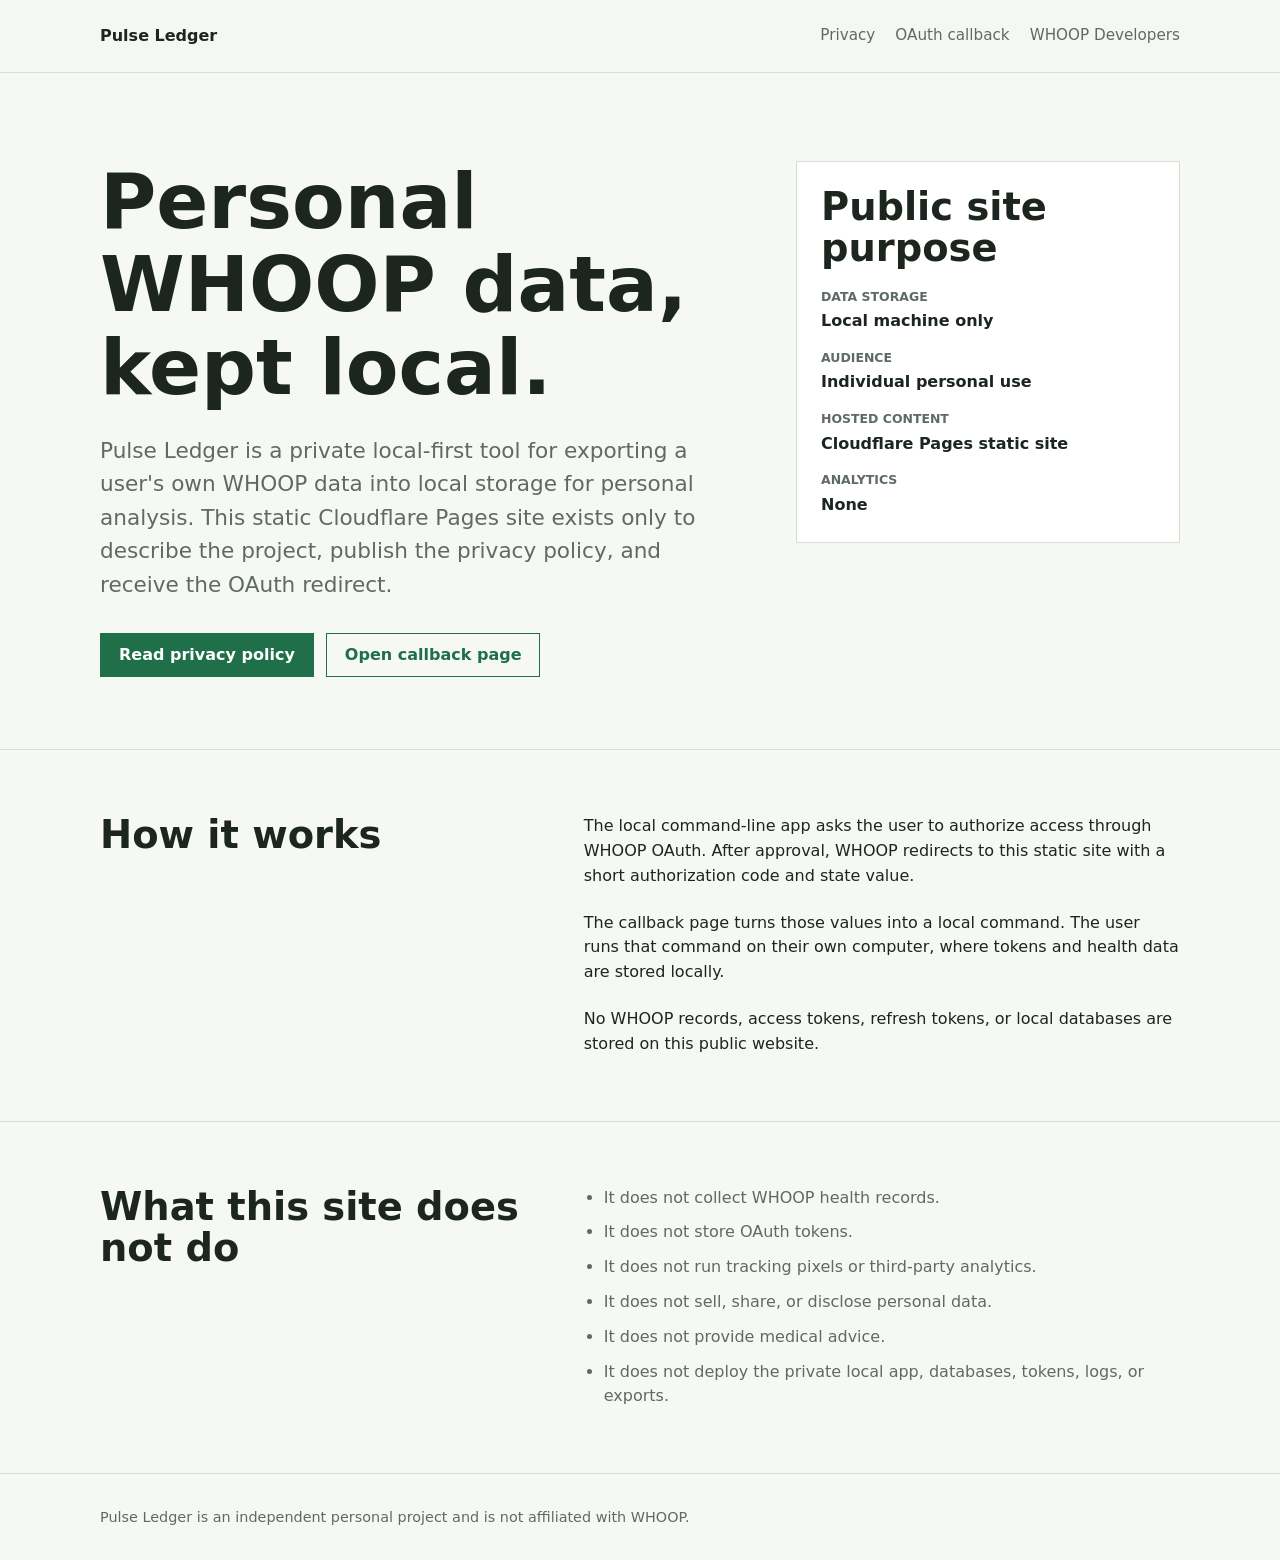
<file: site/index.html>
<!doctype html>
<html lang="en">
  <head>
    <meta charset="utf-8">
    <meta name="viewport" content="width=device-width, initial-scale=1">
    <title>Pulse Ledger</title>
    <meta name="description" content="Pulse Ledger is a local-first personal WHOOP data export and analytics tool.">
    <link rel="stylesheet" href="./styles.css">
  </head>
  <body>
    <header class="site-header">
      <nav class="shell nav" aria-label="Main navigation">
        <a class="brand" href="./">Pulse Ledger</a>
        <div class="nav-links">
          <a href="./privacy/">Privacy</a>
          <a href="./oauth/callback/">OAuth callback</a>
          <a href="https://developer.whoop.com/" rel="noreferrer">WHOOP Developers</a>
        </div>
      </nav>
    </header>

    <main>
      <section class="hero">
        <div class="shell hero-grid">
          <div>
            <h1>Personal WHOOP data, kept local.</h1>
            <p class="lede">Pulse Ledger is a private local-first tool for exporting a user's own WHOOP data into local storage for personal analysis. This static Cloudflare Pages site exists only to describe the project, publish the privacy policy, and receive the OAuth redirect.</p>
            <div class="actions">
              <a class="button" href="./privacy/">Read privacy policy</a>
              <a class="button secondary" href="./oauth/callback/">Open callback page</a>
            </div>
          </div>
          <aside class="status-panel" aria-label="Project status">
            <h2>Public site purpose</h2>
            <dl>
              <div>
                <dt>Data storage</dt>
                <dd>Local machine only</dd>
              </div>
              <div>
                <dt>Audience</dt>
                <dd>Individual personal use</dd>
              </div>
              <div>
                <dt>Hosted content</dt>
                <dd>Cloudflare Pages static site</dd>
              </div>
              <div>
                <dt>Analytics</dt>
                <dd>None</dd>
              </div>
            </dl>
          </aside>
        </div>
      </section>

      <section class="section">
        <div class="shell section-grid">
          <h2>How it works</h2>
          <div class="stack">
            <p>The local command-line app asks the user to authorize access through WHOOP OAuth. After approval, WHOOP redirects to this static site with a short authorization code and state value.</p>
            <p>The callback page turns those values into a local command. The user runs that command on their own computer, where tokens and health data are stored locally.</p>
            <p>No WHOOP records, access tokens, refresh tokens, or local databases are stored on this public website.</p>
          </div>
        </div>
      </section>

      <section class="section">
        <div class="shell section-grid">
          <h2>What this site does not do</h2>
          <ul class="list">
            <li>It does not collect WHOOP health records.</li>
            <li>It does not store OAuth tokens.</li>
            <li>It does not run tracking pixels or third-party analytics.</li>
            <li>It does not sell, share, or disclose personal data.</li>
            <li>It does not provide medical advice.</li>
            <li>It does not deploy the private local app, databases, tokens, logs, or exports.</li>
          </ul>
        </div>
      </section>
    </main>

    <footer class="site-footer">
      <div class="shell">Pulse Ledger is an independent personal project and is not affiliated with WHOOP.</div>
    </footer>
  </body>
</html>
</file>
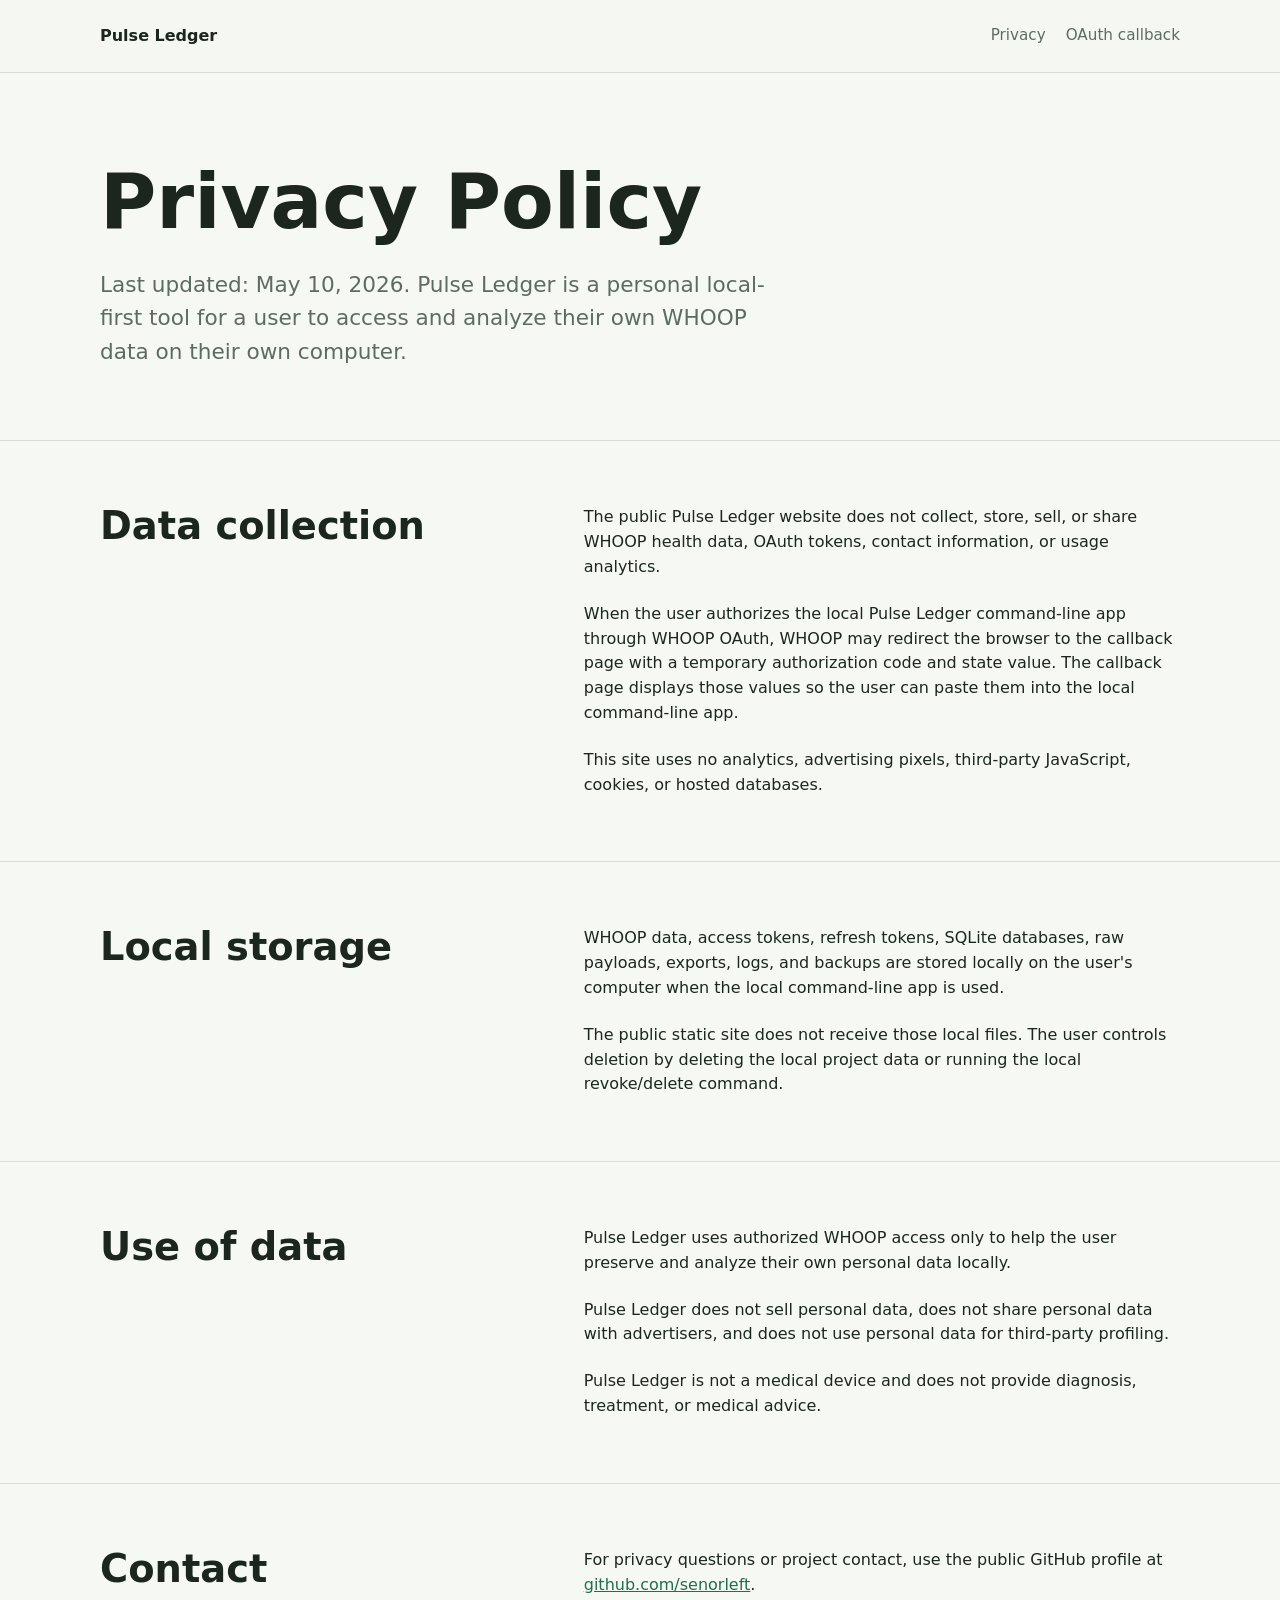
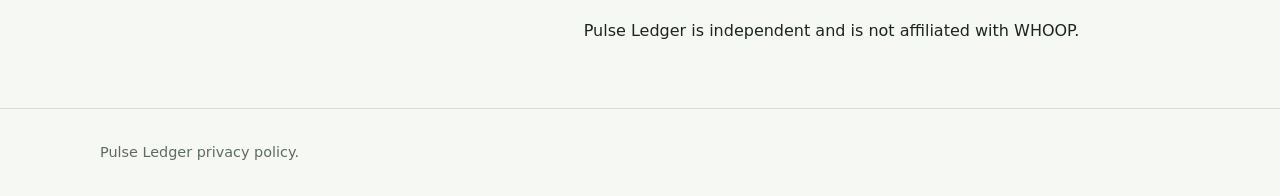
<file: site/privacy/index.html>
<!doctype html>
<html lang="en">
  <head>
    <meta charset="utf-8">
    <meta name="viewport" content="width=device-width, initial-scale=1">
    <title>Privacy Policy | Pulse Ledger</title>
    <meta name="description" content="Privacy policy for Pulse Ledger, a local-first personal WHOOP data tool.">
    <link rel="stylesheet" href="../styles.css">
  </head>
  <body>
    <header class="site-header">
      <nav class="shell nav" aria-label="Main navigation">
        <a class="brand" href="../">Pulse Ledger</a>
        <div class="nav-links">
          <a href="../privacy/">Privacy</a>
          <a href="../oauth/callback/">OAuth callback</a>
        </div>
      </nav>
    </header>

    <main>
      <section class="hero">
        <div class="shell">
          <h1>Privacy Policy</h1>
          <p class="lede">Last updated: May 10, 2026. Pulse Ledger is a personal local-first tool for a user to access and analyze their own WHOOP data on their own computer.</p>
        </div>
      </section>

      <section class="section">
        <div class="shell section-grid">
          <h2>Data collection</h2>
          <div class="stack">
            <p>The public Pulse Ledger website does not collect, store, sell, or share WHOOP health data, OAuth tokens, contact information, or usage analytics.</p>
            <p>When the user authorizes the local Pulse Ledger command-line app through WHOOP OAuth, WHOOP may redirect the browser to the callback page with a temporary authorization code and state value. The callback page displays those values so the user can paste them into the local command-line app.</p>
            <p>This site uses no analytics, advertising pixels, third-party JavaScript, cookies, or hosted databases.</p>
          </div>
        </div>
      </section>

      <section class="section">
        <div class="shell section-grid">
          <h2>Local storage</h2>
          <div class="stack">
            <p>WHOOP data, access tokens, refresh tokens, SQLite databases, raw payloads, exports, logs, and backups are stored locally on the user's computer when the local command-line app is used.</p>
            <p>The public static site does not receive those local files. The user controls deletion by deleting the local project data or running the local revoke/delete command.</p>
          </div>
        </div>
      </section>

      <section class="section">
        <div class="shell section-grid">
          <h2>Use of data</h2>
          <div class="stack">
            <p>Pulse Ledger uses authorized WHOOP access only to help the user preserve and analyze their own personal data locally.</p>
            <p>Pulse Ledger does not sell personal data, does not share personal data with advertisers, and does not use personal data for third-party profiling.</p>
            <p>Pulse Ledger is not a medical device and does not provide diagnosis, treatment, or medical advice.</p>
          </div>
        </div>
      </section>

      <section class="section">
        <div class="shell section-grid">
          <h2>Contact</h2>
          <div class="stack">
            <p>For privacy questions or project contact, use the public GitHub profile at <a href="https://github.com/senorleft" rel="noreferrer">github.com/senorleft</a>.</p>
            <p>Pulse Ledger is independent and is not affiliated with WHOOP.</p>
          </div>
        </div>
      </section>
    </main>

    <footer class="site-footer">
      <div class="shell">Pulse Ledger privacy policy.</div>
    </footer>
  </body>
</html>
</file>
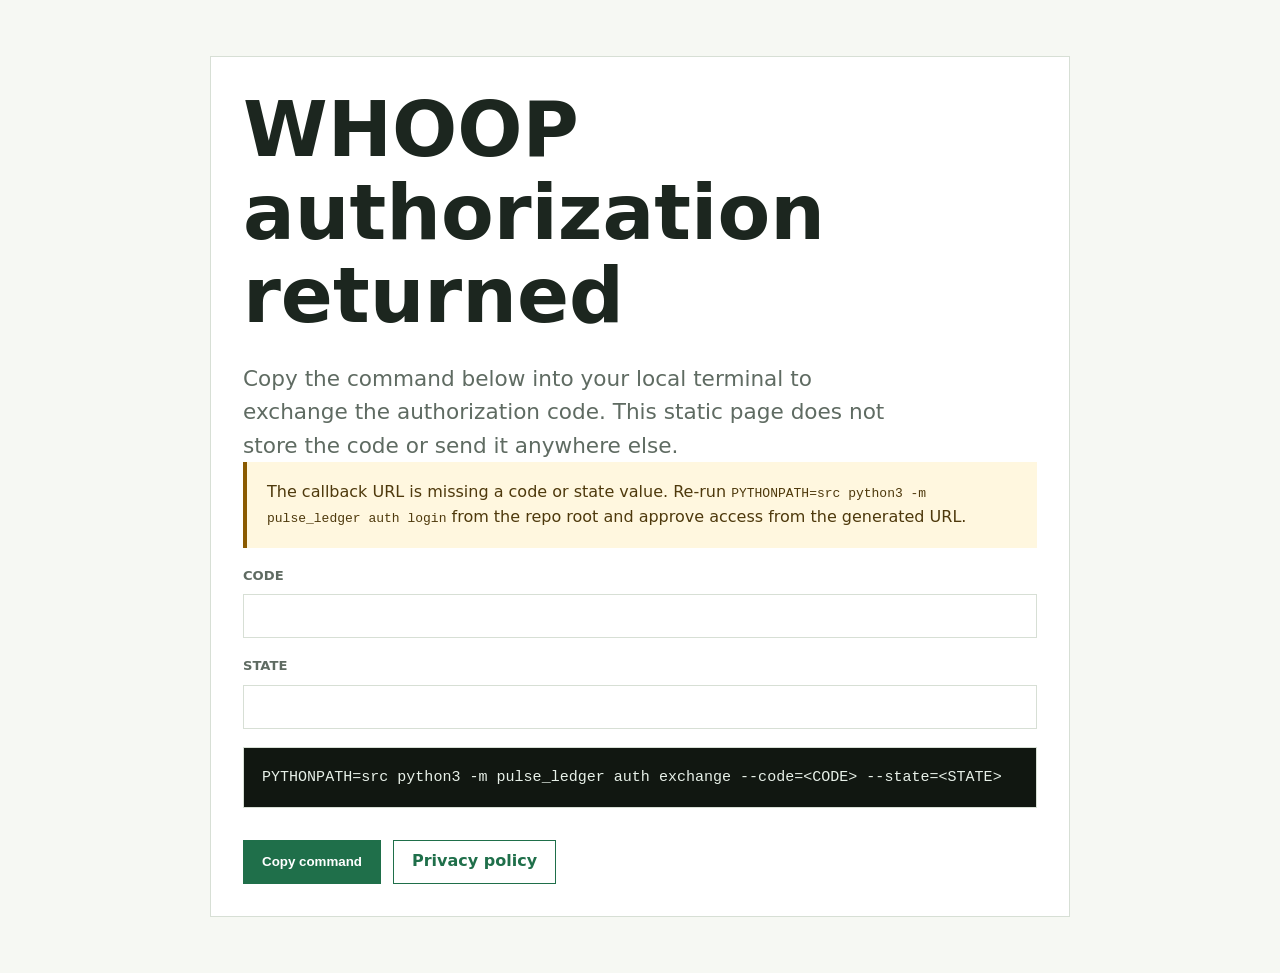
<file: site/oauth/callback/index.html>
<!doctype html>
<html lang="en">
  <head>
    <meta charset="utf-8">
    <meta name="viewport" content="width=device-width, initial-scale=1">
    <title>OAuth Callback | Pulse Ledger</title>
    <meta name="description" content="Static OAuth callback helper for Pulse Ledger.">
    <link rel="stylesheet" href="../../styles.css">
  </head>
  <body>
    <main class="callback-card">
      <h1>WHOOP authorization returned</h1>
      <p class="lede">Copy the command below into your local terminal to exchange the authorization code. This static page does not store the code or send it anywhere else.</p>

      <div id="missing" class="notice" hidden>The callback URL is missing a code or state value. Re-run <code>PYTHONPATH=src python3 -m pulse_ledger auth login</code> from the repo root and approve access from the generated URL.</div>

      <div class="field">
        <label for="code">Code</label>
        <input id="code" readonly autocomplete="off">
      </div>
      <div class="field">
        <label for="state">State</label>
        <input id="state" readonly autocomplete="off">
      </div>

      <pre id="command" class="code-box">PYTHONPATH=src python3 -m pulse_ledger auth exchange --code=&lt;CODE&gt; --state=&lt;STATE&gt;</pre>
      <div class="actions">
        <button class="button" id="copy" type="button">Copy command</button>
        <a class="button secondary" href="../../privacy/">Privacy policy</a>
      </div>
    </main>

    <script>
      const params = new URLSearchParams(window.location.search);
      const code = params.get("code") || "";
      const state = params.get("state") || "";
      const codeInput = document.getElementById("code");
      const stateInput = document.getElementById("state");
      const command = document.getElementById("command");
      const missing = document.getElementById("missing");
      const copy = document.getElementById("copy");

      codeInput.value = code;
      stateInput.value = state;

      if (code && state) {
        command.textContent = `PYTHONPATH=src python3 -m pulse_ledger auth exchange --code=${shellQuote(code)} --state=${shellQuote(state)}`;
      } else {
        missing.hidden = false;
      }

      copy.addEventListener("click", async () => {
        await navigator.clipboard.writeText(command.textContent);
        copy.textContent = "Copied";
      });

      function shellQuote(value) {
        return `'${String(value).replaceAll("'", "'\\''")}'`;
      }
    </script>
  </body>
</html>
</file>
<file: site/styles.css>
:root {
  color-scheme: light;
  --bg: #f6f8f3;
  --ink: #1c261f;
  --muted: #5f6b62;
  --line: #d7dfd5;
  --panel: #ffffff;
  --accent: #1f6f4a;
  --accent-ink: #ffffff;
  --warn: #8a5a00;
  font-family: Inter, ui-sans-serif, system-ui, -apple-system, BlinkMacSystemFont, "Segoe UI", sans-serif;
}

* {
  box-sizing: border-box;
}

body {
  margin: 0;
  background: var(--bg);
  color: var(--ink);
  line-height: 1.55;
}

a {
  color: var(--accent);
}

.shell {
  width: min(1080px, calc(100% - 40px));
  margin: 0 auto;
}

.site-header {
  border-bottom: 1px solid var(--line);
  background: rgba(246, 248, 243, 0.92);
}

.nav {
  min-height: 72px;
  display: flex;
  align-items: center;
  justify-content: space-between;
  gap: 24px;
}

.brand {
  color: var(--ink);
  font-size: 1rem;
  font-weight: 760;
  text-decoration: none;
}

.nav-links {
  display: flex;
  align-items: center;
  gap: 20px;
  font-size: 0.95rem;
}

.nav-links a {
  color: var(--muted);
  text-decoration: none;
}

.hero {
  padding: 88px 0 72px;
  border-bottom: 1px solid var(--line);
}

.hero-grid {
  display: grid;
  grid-template-columns: minmax(0, 1.25fr) minmax(280px, 0.75fr);
  gap: 56px;
  align-items: start;
}

h1,
h2,
h3 {
  margin: 0;
  line-height: 1.08;
  letter-spacing: 0;
}

h1 {
  max-width: 760px;
  font-size: clamp(2.5rem, 6vw, 5.8rem);
}

h2 {
  font-size: clamp(1.7rem, 3vw, 2.6rem);
}

h3 {
  font-size: 1.05rem;
}

p {
  margin: 0;
}

.lede {
  max-width: 680px;
  margin-top: 24px;
  color: var(--muted);
  font-size: clamp(1.05rem, 2vw, 1.35rem);
}

.actions {
  display: flex;
  flex-wrap: wrap;
  gap: 12px;
  margin-top: 32px;
}

.button {
  display: inline-flex;
  align-items: center;
  justify-content: center;
  min-height: 44px;
  padding: 0 18px;
  border: 1px solid var(--accent);
  background: var(--accent);
  color: var(--accent-ink);
  font-weight: 690;
  text-decoration: none;
}

.button.secondary {
  background: transparent;
  color: var(--accent);
}

.status-panel {
  padding: 24px;
  border: 1px solid var(--line);
  background: var(--panel);
}

.status-panel dl {
  margin: 18px 0 0;
  display: grid;
  gap: 14px;
}

.status-panel dt {
  color: var(--muted);
  font-size: 0.78rem;
  font-weight: 720;
  text-transform: uppercase;
}

.status-panel dd {
  margin: 3px 0 0;
  font-weight: 650;
}

.section {
  padding: 64px 0;
  border-bottom: 1px solid var(--line);
}

.section-grid {
  display: grid;
  grid-template-columns: minmax(220px, 0.42fr) minmax(0, 0.58fr);
  gap: 52px;
}

.stack {
  display: grid;
  gap: 22px;
}

.list {
  margin: 0;
  padding-left: 20px;
  color: var(--muted);
}

.list li + li {
  margin-top: 10px;
}

.notice {
  padding: 18px 20px;
  border-left: 4px solid var(--warn);
  background: #fff7df;
  color: #4e390c;
}

.code-box {
  margin-top: 18px;
  padding: 18px;
  overflow-x: auto;
  border: 1px solid var(--line);
  background: #111711;
  color: #e7f0e8;
  font: 0.94rem/1.55 ui-monospace, SFMono-Regular, Menlo, Consolas, monospace;
}

.callback-card {
  margin: 56px auto;
  width: min(860px, calc(100% - 40px));
  padding: 32px;
  border: 1px solid var(--line);
  background: var(--panel);
}

.field {
  display: grid;
  gap: 8px;
  margin-top: 18px;
}

.field label {
  color: var(--muted);
  font-size: 0.82rem;
  font-weight: 720;
  text-transform: uppercase;
}

.field input {
  width: 100%;
  min-height: 44px;
  padding: 9px 11px;
  border: 1px solid var(--line);
  color: var(--ink);
  font: 0.95rem ui-monospace, SFMono-Regular, Menlo, Consolas, monospace;
}

.site-footer {
  padding: 32px 0;
  color: var(--muted);
  font-size: 0.9rem;
}

@media (max-width: 760px) {
  .shell {
    width: min(100% - 28px, 1080px);
  }

  .nav {
    align-items: flex-start;
    flex-direction: column;
    justify-content: center;
    padding: 18px 0;
  }

  .nav-links {
    flex-wrap: wrap;
    gap: 14px;
  }

  .hero {
    padding: 54px 0 48px;
  }

  .hero-grid,
  .section-grid {
    grid-template-columns: 1fr;
    gap: 30px;
  }
}
</file>
